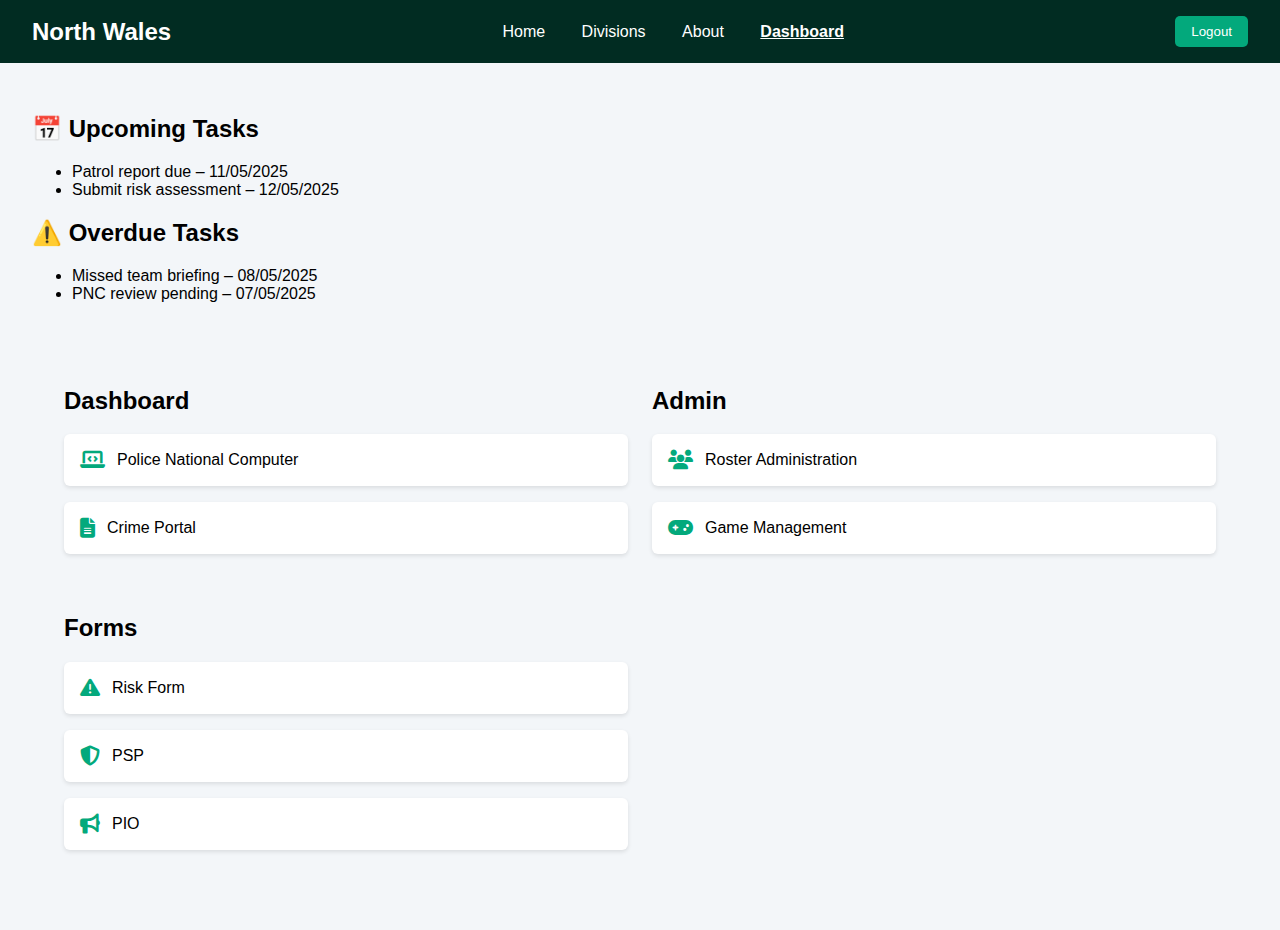
<file: index.html>
<!DOCTYPE html>
<html lang="en">
<head>
  <meta charset="UTF-8" />
  <meta name="viewport" content="width=device-width, initial-scale=1.0" />
  <title>North Wales | Dashboard</title>
  <link rel="stylesheet" href="styles.css" />
  <link href="https://cdnjs.cloudflare.com/ajax/libs/font-awesome/6.5.0/css/all.min.css" rel="stylesheet">
  <style>
    body {
      font-family: 'Segoe UI', sans-serif;
      background-color: #f3f6f9;
      margin: 0;
      padding: 0;
    }

    header {
      background-color: #012c22;
      color: white;
      display: flex;
      justify-content: space-between;
      align-items: center;
      padding: 1rem 2rem;
    }

    .logo {
      font-size: 1.5rem;
      font-weight: bold;
    }

    nav a {
      color: white;
      margin: 0 1rem;
      text-decoration: none;
    }

    nav a.active {
      font-weight: bold;
      text-decoration: underline;
    }

    .btn {
      background-color: #03a97c;
      color: white;
      border: none;
      padding: 0.5rem 1rem;
      border-radius: 5px;
      cursor: pointer;
    }

    main {
      padding: 2rem;
    }

    h1 {
      font-size: 2rem;
    }

    .dashboard-columns {
      display: grid;
      grid-template-columns: repeat(2, 1fr);
      gap: 1.5rem;
      margin-top: 2rem;
    }

    .dashboard-columns button {
      width: 100%;
      padding: 1rem;
      margin-bottom: 1rem;
      border: none;
      background-color: #ffffff;
      box-shadow: 0 2px 4px rgba(0,0,0,0.1);
      font-size: 1rem;
      text-align: left;
      display: flex;
      align-items: center;
      gap: 0.75rem;
      border-radius: 6px;
      transition: background-color 0.2s ease;
    }

    .dashboard-columns button:hover {
      background-color: #eef8f5;
    }

    .dashboard-columns i {
      color: #03a97c;
      font-size: 1.25rem;
    }

    .task-section {
      margin-top: 3rem;
    }

    .task-section h2 {
      margin-bottom: 1rem;
    }

    .task-list {
      background-color: #ffffff;
      padding: 1rem;
      border-radius: 8px;
      box-shadow: 0 2px 5px rgba(0,0,0,0.1);
      list-style: none;
      margin: 0;
      padding-left: 1rem;
    }

    .task-list li {
      margin-bottom: 0.5rem;
    }
  </style>
</head>
<body>

  <header>
    <div class="logo">North Wales</div>
    <nav>
      <a href="#">Home</a>
      <a href="#">Divisions</a>
      <a href="#">About</a>
      <a href="#" class="active">Dashboard</a>
    </nav>
    <button id="logoutBtn" class="btn">Logout</button>
  </header>

  <main>
 

  <!-- Tasks Section (Side by Side) -->
  <div class="tasks-grid">
    <div class="task-box upcoming">
      <h2>📅 Upcoming Tasks</h2>
      <ul>
        <li>Patrol report due – 11/05/2025</li>
        <li>Submit risk assessment – 12/05/2025</li>
      </ul>
    </div>

    <div class="task-box overdue">
      <h2>⚠️ Overdue Tasks</h2>
      <ul>
        <li>Missed team briefing – 08/05/2025</li>
        <li>PNC review pending – 07/05/2025</li>
      </ul>
    </div>
  </div>

  <!-- Dashboard Columns -->
  <div class="dashboard-columns">
    <div class="column">
      <h2>Dashboard</h2>
      <button onclick="window.location.href='pnc.html'"><i class="fas fa-laptop-code"></i> Police National Computer</button>
      <button><i class="fas fa-file-alt"></i> Crime Portal</button>
    </div>

    <div class="column">
      <h2>Admin</h2>
      <button onclick="showRoster()"><i class="fas fa-users"></i> Roster Administration</button>
      <button><i class="fas fa-gamepad"></i> Game Management</button>
    </div>

    <div class="column">
      <h2>Forms</h2>
      <button><i class="fas fa-exclamation-triangle"></i> Risk Form</button>
      <button><i class="fas fa-shield-alt"></i> PSP</button>
      <button><i class="fas fa-bullhorn"></i> PIO</button>
    </div>
  </div>

  <div id="rosterAdmin" style="display: none;">
    <h2>Roster Administration</h2>
    <ul id="rosterList"></ul>
  </div>
</main>



  <script>
    function showRoster() {
      const rosterSection = document.getElementById("rosterAdmin");
      rosterSection.style.display = rosterSection.style.display === "none" ? "block" : "none";
    }
  </script>

</body>
</html>
</file>
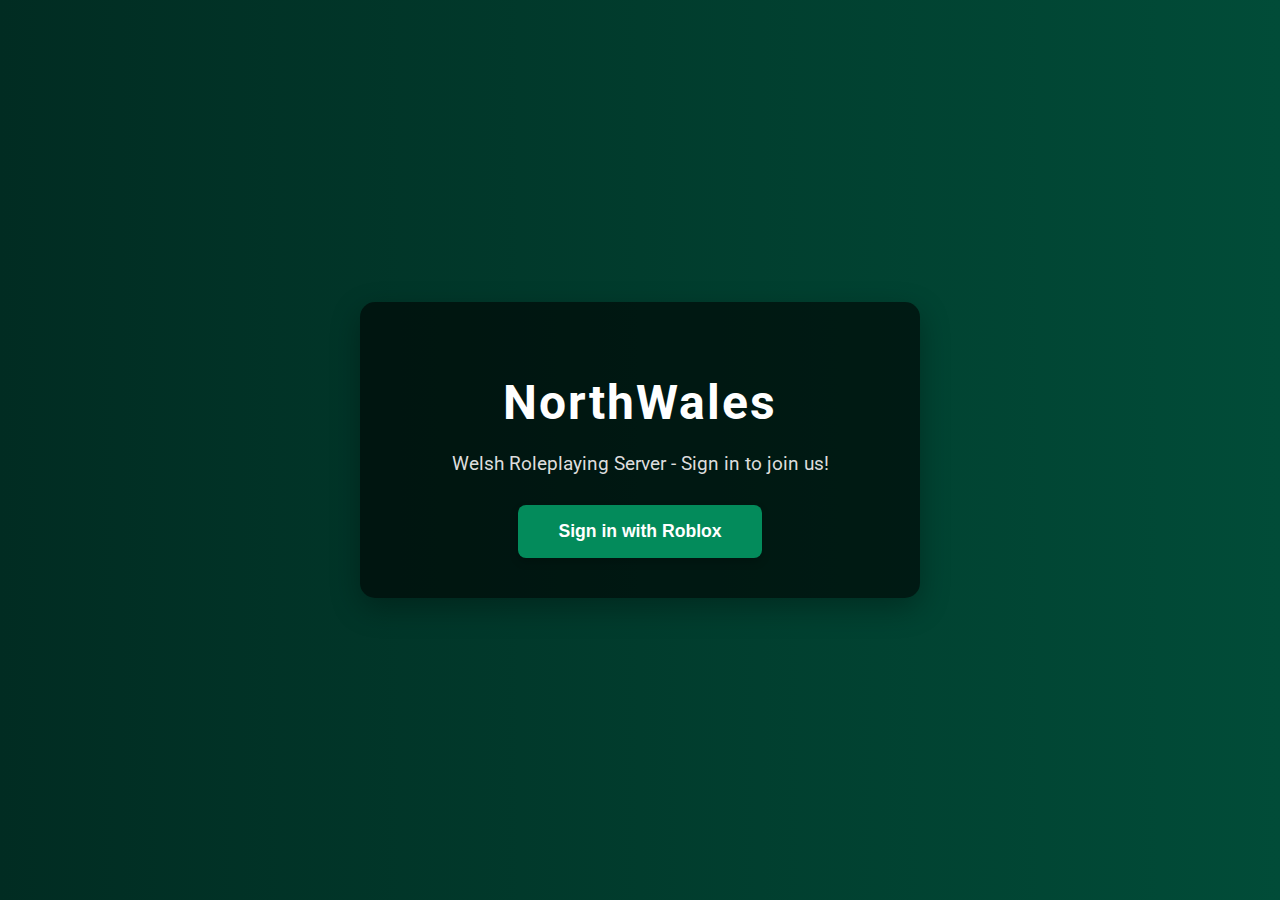
<file: login.html>
<!DOCTYPE html>
<html lang="en">
<head>
  <meta charset="UTF-8" />
  <meta name="viewport" content="width=device-width, initial-scale=1.0"/>
  <title>Welcome – North Wales</title>
  <link href="https://fonts.googleapis.com/css2?family=Roboto:wght@400;500;700&display=swap" rel="stylesheet"> <!-- Google Font -->
  <link rel="stylesheet" href="styles.css" />
  <style>
    body {
      font-family: 'Roboto', sans-serif;
      margin: 0;
      padding: 0;
      background: linear-gradient(to right, #012c22, #014c38);
      display: flex;
      justify-content: center;
      align-items: center;
      height: 100vh;
      color: white;
      text-align: center;
      flex-direction: column;
      overflow: hidden;
    }

    .welcome-container {
      background: rgba(0, 0, 0, 0.6);
      border-radius: 15px;
      padding: 40px;
      width: 100%;
      max-width: 480px;
      box-shadow: 0 10px 30px rgba(0, 0, 0, 0.3);
      text-align: center;
      animation: fadeIn 1s ease-in-out;
    }

    .welcome-container h1 {
      font-size: 3rem;
      margin-bottom: 20px;
      font-weight: 700;
      color: #00ffcc;
      letter-spacing: 2px;
      line-height: 1.2;
    }

    .welcome-container h1 span {
      color: #ffffff;
    }

    .welcome-container p {
      font-size: 1.2rem;
      margin-bottom: 30px;
      color: #ddd;
    }

    .btn {
      background-color: #038b5b;
      color: white;
      padding: 1rem 2.5rem;
      font-size: 1.1rem;
      font-weight: bold;
      border-radius: 8px;
      cursor: pointer;
      border: none;
      transition: background-color 0.3s, transform 0.2s;
      text-decoration: none;
      display: inline-block;
      box-shadow: 0 4px 8px rgba(0, 0, 0, 0.2);
    }

    .btn:hover {
      background-color: #04b06c;
      transform: translateY(-4px);
    }

    .btn:active {
      transform: translateY(0);
      background-color: #038b5b;
    }

    #roblox-popup {
      display: none;
      margin-top: 30px;
      background-color: rgba(0, 0, 0, 0.7);
      border-radius: 8px;
      padding: 20px;
    }

    #roblox-popup input {
      padding: 0.8rem;
      border-radius: 8px;
      border: none;
      margin-bottom: 15px;
      width: 100%;
      font-size: 1rem;
      box-sizing: border-box;
      outline: none;
      transition: border-color 0.3s ease;
    }

    #roblox-popup input:focus {
      border: 2px solid #00ffcc;
    }

    #roblox-popup button {
      background-color: #038b5b;
      color: white;
      padding: 1rem 2rem;
      font-size: 1.1rem;
      font-weight: bold;
      border-radius: 8px;
      border: none;
      cursor: pointer;
      width: 100%;
      transition: background-color 0.3s;
    }

    #roblox-popup button:hover {
      background-color: #04b06c;
    }

    #roblox-msg {
      color: #ff5555;
      margin-top: 15px;
      font-size: 1rem;
      padding: 10px;
      border-radius: 8px;
      background-color: rgba(255, 85, 85, 0.2);
      display: none;
    }

    @keyframes fadeIn {
      0% { opacity: 0; transform: translateY(50px); }
      100% { opacity: 1; transform: translateY(0); }
    }
  </style>
</head>
<body>

  <div class="welcome-container">
    <h1><span>North</span><span>Wales</span></h1>
    <p>Welsh Roleplaying Server - Sign in to join us!</p>

    <button id="roblox-login-btn" class="btn">Sign in with Roblox</button>

    <div id="roblox-popup">
      <p>Please enter your Roblox username:</p>
      <input type="text" id="roblox-username" placeholder="Roblox Username" />
      <button class="btn" id="verify-roblox-btn">Verify</button>
      <p id="roblox-msg"></p>
    </div>
  </div>

  <script>
    document.getElementById("roblox-login-btn").addEventListener("click", function () {
      document.getElementById("roblox-popup").style.display = "block";
    });

    document.getElementById("verify-roblox-btn").addEventListener("click", function () {
      const username = document.getElementById("roblox-username").value.trim();
      if (!username) {
        document.getElementById("roblox-msg").textContent = "Username required.";
        document.getElementById("roblox-msg").style.display = "block";
        return;
      }

      const code = "12345"; 
      localStorage.setItem("robloxVerifyCode", code);
      localStorage.setItem("robloxUsername", username);

      document.getElementById("roblox-msg").innerHTML = `
        Your verification code is <b>${code}</b><br/>
        Join the Roblox game and enter this code in the chat.<br/>
        <a href="https://www.roblox.com/games/108865629592306" target="_blank">Launch Roblox Game</a>
      `;
      document.getElementById("roblox-msg").style.display = "block";

      setTimeout(() => {
        const verified = confirm("Did you enter the code in the Roblox game?");
        if (verified) {
          window.location.href = "index.html";
        } else {
          alert("Please try again.");
        }
      }, 10000); 
    });
  </script>

</body>
</html>
</file>
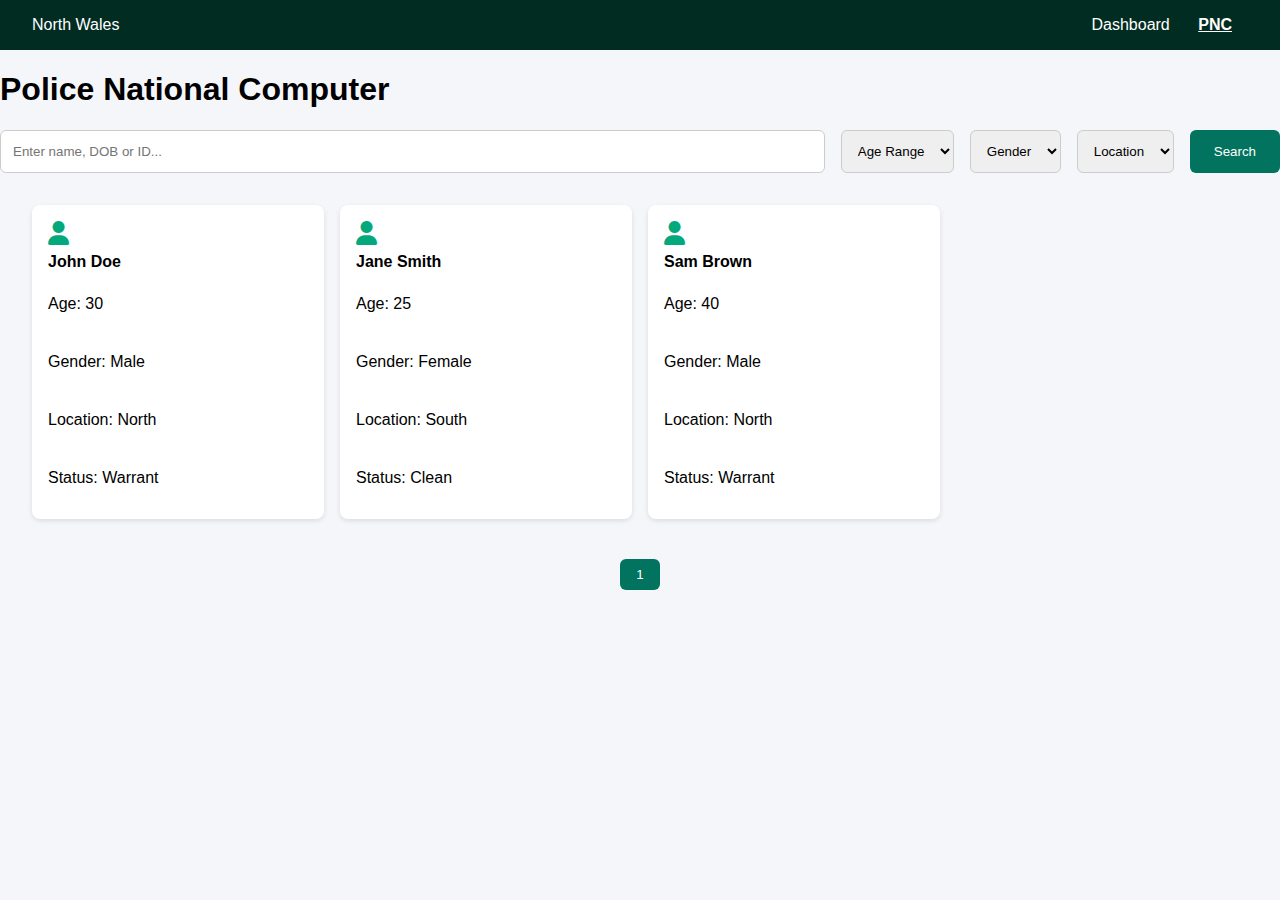
<file: pnc.html>
<!DOCTYPE html>
<html lang="en">
<head>
  <meta charset="UTF-8" />
  <meta name="viewport" content="width=device-width, initial-scale=1.0"/>
  <title>PNC – North Wales</title>
  <link rel="stylesheet" href="styles.css" />
  <link rel="stylesheet" href="https://cdnjs.cloudflare.com/ajax/libs/font-awesome/6.5.0/css/all.min.css">
  <style>
    /* Basic Styles */
    body {
      background-color: #f4f6f9;
      font-family: 'Segoe UI', sans-serif;
      margin: 0;
      transition: background-color 0.3s;
    }
    /* Header and Navigation */
    header {
      background-color: #012c22;
      color: white;
      padding: 1rem 2rem;
      display: flex;
      justify-content: space-between;
      align-items: center;
    }
    nav a {
      color: white;
      margin-right: 1rem;
      text-decoration: none;
    }
    nav a.active {
      font-weight: bold;
      text-decoration: underline;
    }
    /* Search and Results Layout */
    .search-bar {
      display: flex;
      gap: 1rem;
      margin-bottom: 2rem;
      justify-content: space-between;
    }
    .search-bar input {
      padding: 0.75rem;
      border-radius: 6px;
      border: 1px solid #ccc;
      flex: 1;
    }
    .search-bar button {
      background-color: #02735e;
      color: white;
      border: none;
      padding: 0.75rem 1.5rem;
      border-radius: 6px;
      cursor: pointer;
    }
    .search-bar select {
      padding: 0.75rem;
      border-radius: 6px;
      border: 1px solid #ccc;
    }
    /* Results Layout */
    .pnc-grid {
      display: grid;
      grid-template-columns: repeat(auto-fill, minmax(240px, 1fr));
      gap: 1rem;
      margin: 2rem;
    }
    .pnc-card {
      background-color: white;
      padding: 1rem;
      border-radius: 8px;
      box-shadow: 0 2px 5px rgba(0,0,0,0.1);
      display: flex;
      flex-direction: column;
      gap: 0.5rem;
      transition: transform 0.2s;
      cursor: pointer;
    }
    .pnc-card:hover {
      transform: scale(1.02);
    }
    .pnc-card i {
      font-size: 1.5rem;
      color: #03a97c;
    }
    /* Modal for Preview */
    .modal.hidden {
      display: none;
    }
    .modal {
      position: fixed;
      top: 0; left: 0;
      width: 100%; height: 100%;
      background: rgba(0,0,0,0.5);
      display: flex;
      justify-content: center;
      align-items: center;
    }
    .modal-content {
      background: white;
      padding: 2rem;
      border-radius: 10px;
      width: 90%;
      max-width: 600px;
      position: relative;
    }
    .modal-content .close {
      position: absolute;
      right: 1rem;
      top: 1rem;
      font-size: 1.25rem;
      cursor: pointer;
    }

    
    /* Pagination Styling */
    .pagination {
      text-align: center;
      margin-top: 1rem;
    }
    .pagination button {
      padding: 0.5rem 1rem;
      margin: 0.5rem;
      background-color: #02735e;
      color: white;
      border: none;
      cursor: pointer;
      border-radius: 6px;
    }
  </style>
</head>
<body>
  <header>
    <div class="logo">North Wales</div>
    <nav>
      <a href="index.html">Dashboard</a>
      <a href="#" class="active">PNC</a>
    </nav>
  </header>

  <main>
    <h1>Police National Computer</h1>

    <!-- Search Bar with Filters -->
    <div class="search-bar">
      <input type="text" id="personSearch" placeholder="Enter name, DOB or ID...">
      <select id="ageRange">
        <option value="">Age Range</option>
        <option value="18-25">18-25</option>
        <option value="26-35">26-35</option>
        <option value="36-45">36-45</option>
        <option value="46-60">46-60</option>
      </select>
      <select id="genderFilter">
        <option value="">Gender</option>
        <option value="Male">Male</option>
        <option value="Female">Female</option>
      </select>
      <select id="locationFilter">
        <option value="">Location</option>
        <option value="North">North</option>
        <option value="South">South</option>
      </select>
      <button onclick="searchPerson()">Search</button>
    </div>

    <!-- Results Grid -->
    <div class="pnc-grid" id="searchResults">
      <!-- Results will be dynamically populated here -->
    </div>

    <!-- Modal for Detailed View -->
    <div id="modal" class="modal hidden">
      <div class="modal-content">
        <span class="close" onclick="closeModal()">&times;</span>
        <h2 id="modal-title">Detailed Info</h2>
        <p id="modal-desc">Loading details...</p>
      </div>
    </div>

    <!-- Pagination Controls -->
    <div class="pagination" id="paginationControls">
      <!-- Pagination buttons will be dynamically generated here -->
    </div>



  </main>

  <script>
    let currentPage = 1;
    const resultsPerPage = 10;


    // Simulating a search and displaying results (in a real app, this would be fetched from a database)
    const allSearchResults = [
      { name: 'John Doe', age: 30, gender: 'Male', location: 'North', criminalStatus: 'Warrant', id: 1 },
      { name: 'Jane Smith', age: 25, gender: 'Female', location: 'South', criminalStatus: 'Clean', id: 2 },
      { name: 'Sam Brown', age: 40, gender: 'Male', location: 'North', criminalStatus: 'Warrant', id: 3 },
      // More results here...
    ];

    function searchPerson() {
      const query = document.getElementById("personSearch").value.trim();
      const ageRange = document.getElementById("ageRange").value;
      const gender = document.getElementById("genderFilter").value;
      const location = document.getElementById("locationFilter").value;

      const filteredResults = allSearchResults.filter(person => {
        return (
          (query === "" || person.name.includes(query) || person.id.toString().includes(query)) &&
          (ageRange === "" || (person.age >= parseInt(ageRange.split('-')[0]) && person.age <= parseInt(ageRange.split('-')[1]))) &&
          (gender === "" || person.gender === gender) &&
          (location === "" || person.location === location)
        );
      });

      displayResults(filteredResults);
    }

    function displayResults(results) {
      const startIdx = (currentPage - 1) * resultsPerPage;
      const paginatedResults = results.slice(startIdx, startIdx + resultsPerPage);
      const resultsContainer = document.getElementById("searchResults");
      resultsContainer.innerHTML = "";
      paginatedResults.forEach(result => {
        const resultCard = document.createElement("div");
        resultCard.classList.add("pnc-card");
        resultCard.innerHTML = `
          <i class="fa-solid fa-user"></i>
          <strong>${result.name}</strong>
          <p>Age: ${result.age}</p>
          <p>Gender: ${result.gender}</p>
          <p>Location: ${result.location}</p>
          <p>Status: ${result.criminalStatus}</p>
        `;
        resultCard.onclick = () => showModal(result);
        resultsContainer.appendChild(resultCard);
      });
      setupPagination(results.length);
    }

    function showModal(person) {
      document.getElementById("modal-title").innerText = person.name;
      document.getElementById("modal-desc").innerText = `Details for ${person.name}: Age: ${person.age}, Gender: ${person.gender}, Location: ${person.location}, Criminal Status: ${person.criminalStatus}`;
      document.getElementById("modal").classList.remove("hidden");
    }

    function closeModal() {
      document.getElementById("modal").classList.add("hidden");
    }

    function setupPagination(totalResults) {
      const totalPages = Math.ceil(totalResults / resultsPerPage);
      const paginationControls = document.getElementById("paginationControls");
      paginationControls.innerHTML = "";
      for (let i = 1; i <= totalPages; i++) {
        const pageButton = document.createElement("button");
        pageButton.innerText = i;
        pageButton.onclick = () => {
          currentPage = i;
          searchPerson();
        };
        paginationControls.appendChild(pageButton);
      }
    }

    // Initial search display
    searchPerson();
  </script>
</body>
</html>
</file>
<file: styles.css>
/* Basic styling for layout, header, buttons, etc. */
body {
  font-family: 'Segoe UI', sans-serif;
  margin: 0;
  padding: 0;
  background-color: #f4f6f8;
}
header {
  background-color: #014c38;
  padding: 1rem 2rem;
  color: white;
  display: flex;
  justify-content: space-between;
  align-items: center;
}
nav a {
  color: white;
  margin: 0 0.5rem;
  text-decoration: none;
}
nav a.active {
  font-weight: bold;
  text-decoration: underline;
}
.dashboard-columns {
  display: flex;
  justify-content: space-around;
  padding: 2rem;
}
.button-group button {
  background-color: #02735e;
  color: white;
  border: none;
  padding: 1rem;
  margin: 0.5rem 0;
  font-size: 1rem;
  border-radius: 6px;
  cursor: pointer;
}
.button-group button i {
  margin-right: 0.5rem;
}
.pnc-grid {
  display: grid;
  grid-template-columns: repeat(auto-fill, minmax(200px, 1fr));
  gap: 1rem;
  margin: 2rem;
}
.pnc-grid button {
  background-color: #014c38;
  color: white;
  padding: 1rem;
  border: none;
  border-radius: 8px;
  font-size: 1rem;
  cursor: pointer;
}
.modal.hidden {
  display: none;
}
.modal {
  position: fixed;
  top: 0; left: 0;
  width: 100%; height: 100%;
  background: rgba(0,0,0,0.5);
  display: flex;
  justify-content: center;
  align-items: center;
}
.modal-content {
  background: white;
  padding: 2rem;
  border-radius: 10px;
  text-align: center;
}
.modal-content .close {
  position: absolute;
  right: 1rem;
  top: 1rem;
  cursor: pointer;
  
  
  
}
</file>
